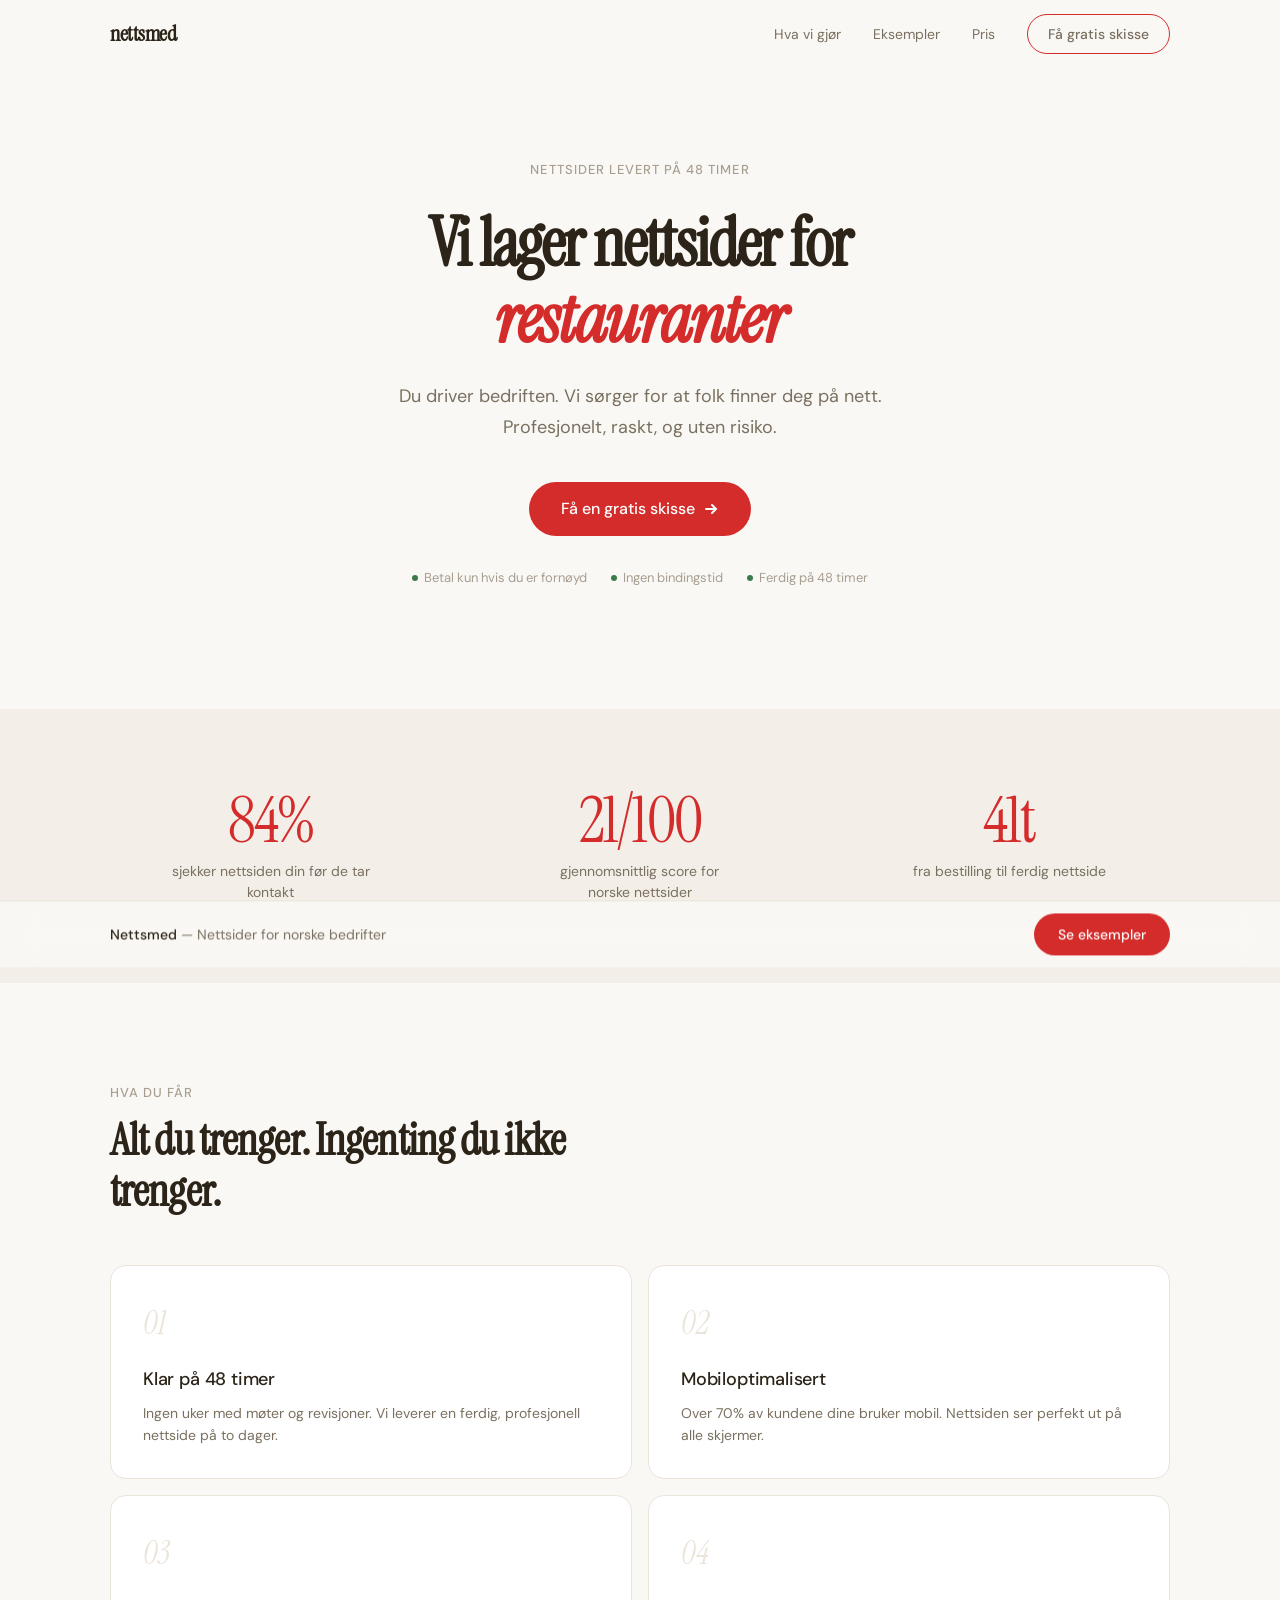
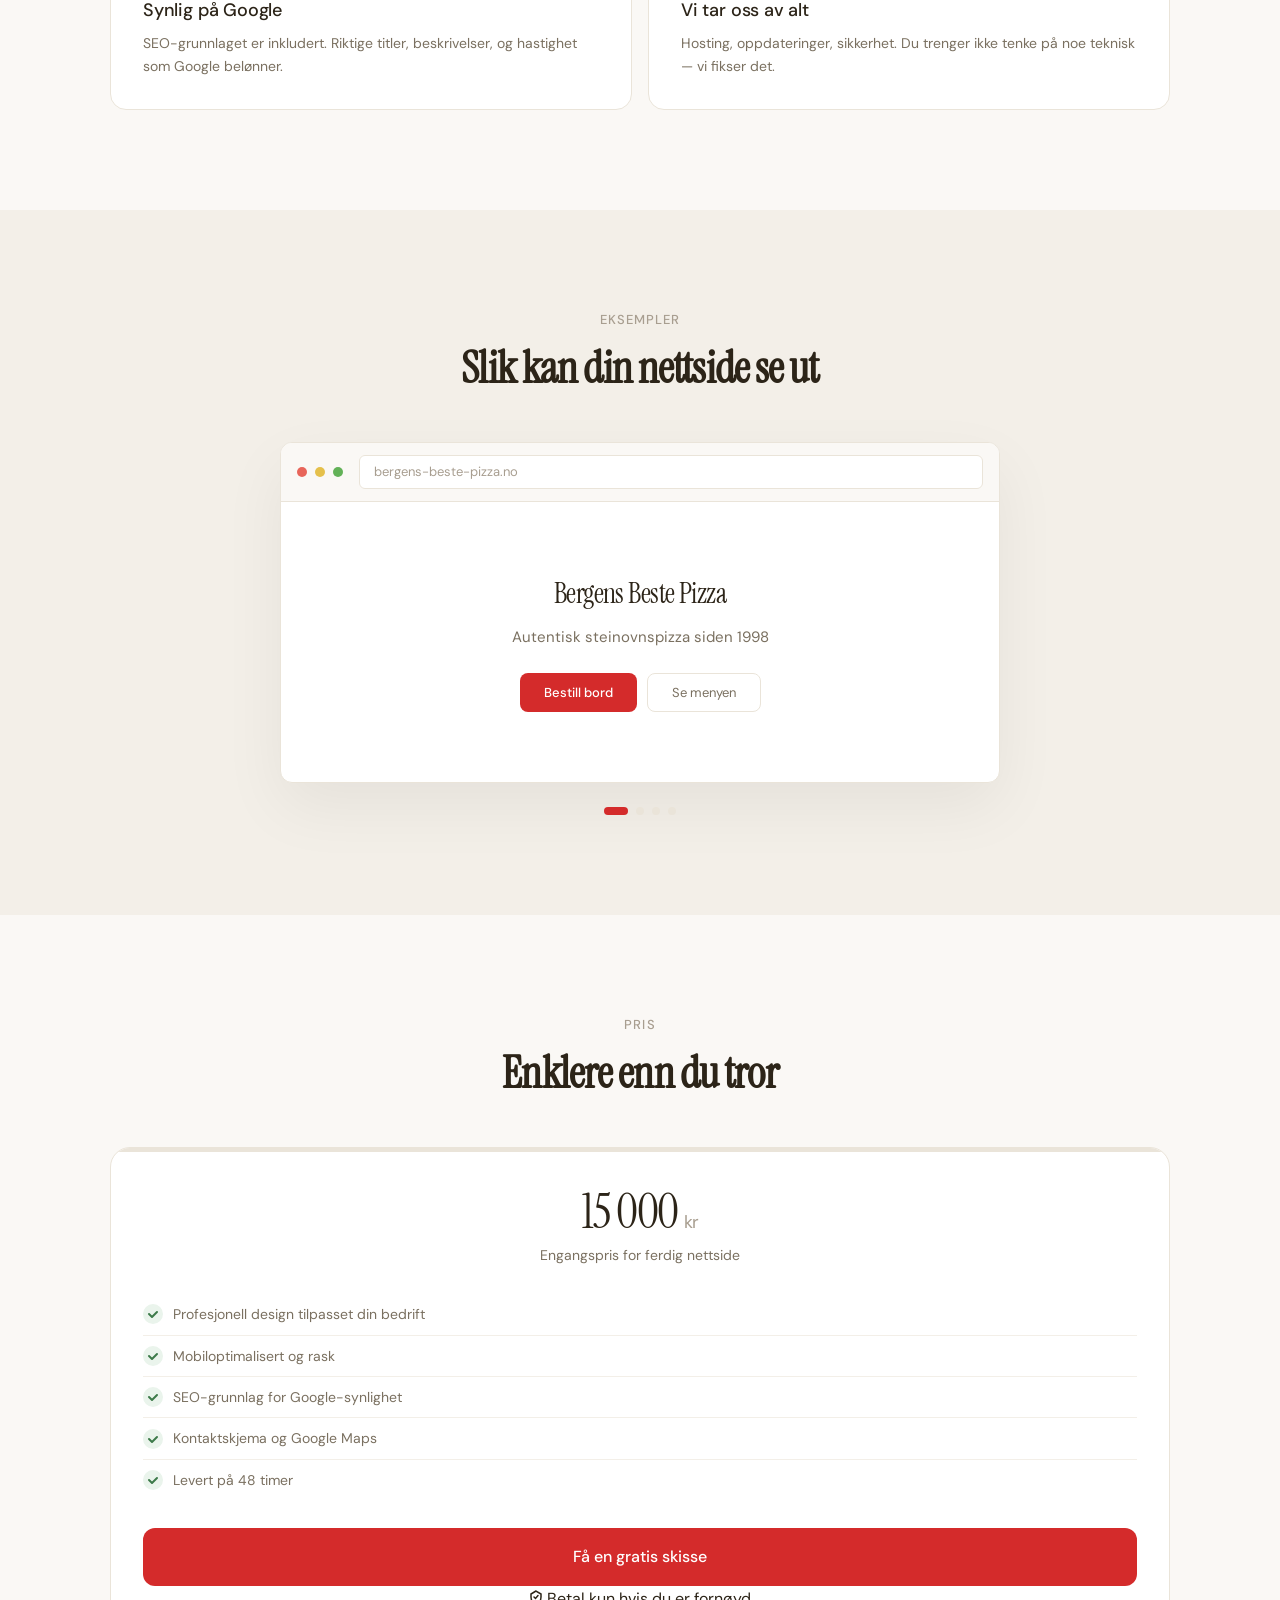
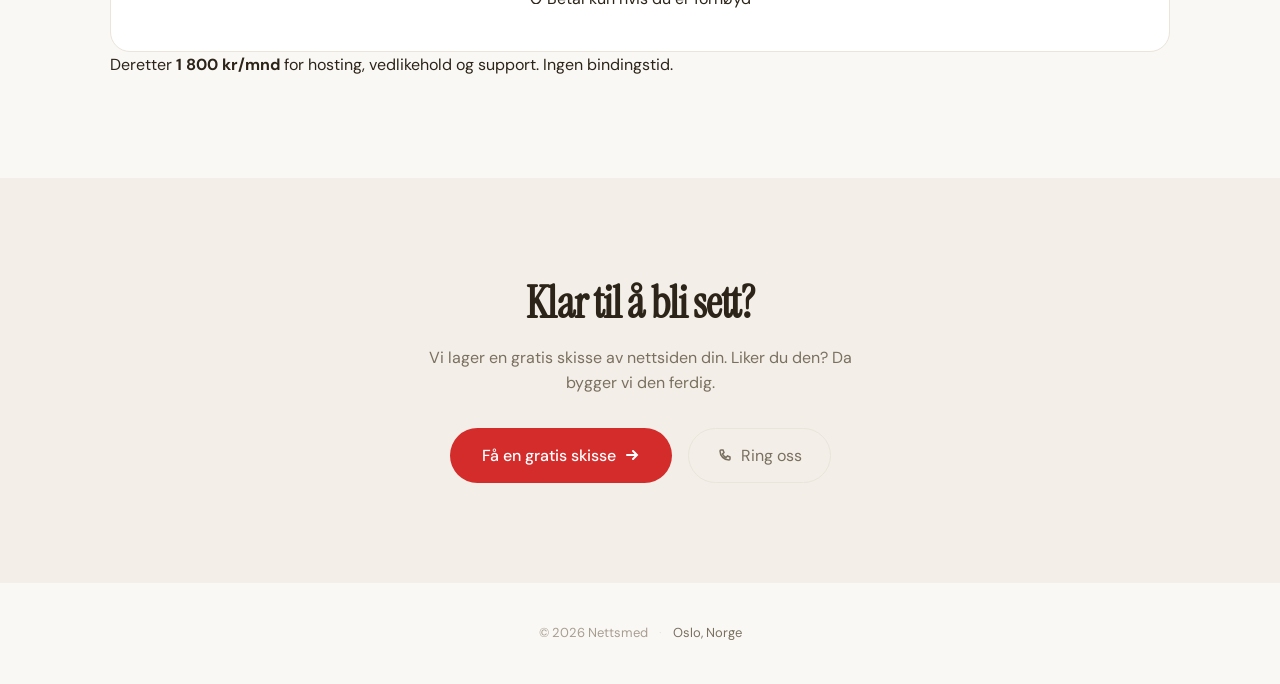
<file: index-v2.html>
<!DOCTYPE html>
<html lang="no">
<head>
  <meta charset="UTF-8">
  <meta name="viewport" content="width=device-width, initial-scale=1.0">
  <title>Nettsmed — Vi lager nettsider for norske bedrifter</title>
  <meta name="description" content="Profesjonelle nettsider levert på 48 timer. Betal kun hvis du er fornøyd. Fra 15 000 kr.">
  <link rel="preconnect" href="https://fonts.googleapis.com">
  <link rel="preconnect" href="https://fonts.gstatic.com" crossorigin>
  <link href="https://fonts.googleapis.com/css2?family=Instrument+Serif:ital@0;1&family=DM+Sans:ital,opsz,wght@0,9..40,300;0,9..40,400;0,9..40,500;1,9..40,400&display=swap" rel="stylesheet">
  <link rel="stylesheet" href="style.css">
</head>
<body>

  <!-- Trick 4: Scroll Progress -->
  <div class="progress"></div>

  <!-- Navigation -->
  <nav>
    <div class="nav-inner">
      <a href="#" class="logo">nett<span>smed</span></a>
      <div class="nav-links">
        <a href="#features">Hva vi gjør</a>
        <a href="#showcase">Eksempler</a>
        <a href="#pricing">Pris</a>
        <a href="#contact" class="nav-cta">Få gratis skisse</a>
      </div>
    </div>
  </nav>

  <!-- Section 1: Hero with rolling text -->
  <section class="hero" id="hero">
    <div class="container">
      <p class="hero-label">Nettsider levert på 48 timer</p>
      <h1>
        Vi lager nettsider for<br>
        <span class="roll-wrap">
          <span class="roll-track">
            <span>restauranter</span>
            <span>rørleggere</span>
            <span>tannleger</span>
            <span>advokater</span>
            <span>frisører</span>
            <span>elektrikere</span>
            <span>byggmestere</span>
            <span>treningsstudioer</span>
            <span>restauranter</span>
          </span>
        </span>
      </h1>
      <p class="hero-sub">
        Du driver bedriften. Vi sørger for at folk finner deg på nett. 
        Profesjonelt, raskt, og uten risiko.
      </p>
      <a href="#contact" class="hero-cta">
        Få en gratis skisse
        <svg viewBox="0 0 16 16" fill="none" stroke="currentColor" stroke-width="2" stroke-linecap="round">
          <path d="M3 8h10M9 4l4 4-4 4"/>
        </svg>
      </a>
      <div class="hero-trust">
        <span><span class="dot"></span> Betal kun hvis du er fornøyd</span>
        <span><span class="dot"></span> Ingen bindingstid</span>
        <span><span class="dot"></span> Ferdig på 48 timer</span>
      </div>
    </div>
  </section>

  <!-- Section 2: Stats with animated counters -->
  <section class="stats" id="stats">
    <div class="stats-grid">
      <div class="reveal">
        <div class="stat-num" data-target="97" data-suffix="%">0%</div>
        <div class="stat-label">sjekker nettsiden din før de tar kontakt</div>
      </div>
      <div class="reveal">
        <div class="stat-num" data-target="24" data-suffix="/100">0/100</div>
        <div class="stat-label">gjennomsnittlig score for norske nettsider</div>
      </div>
      <div class="reveal">
        <div class="stat-num" data-target="48" data-suffix="t">0t</div>
        <div class="stat-label">fra bestilling til ferdig nettside</div>
      </div>
    </div>
  </section>

  <!-- Section 3: Features with staggered cards -->
  <section class="features" id="features">
    <div class="container">
      <p class="section-label">Hva du får</p>
      <h2 class="section-title">Alt du trenger. Ingenting du ikke trenger.</h2>
      <div class="features-grid">
        <div class="feature-card">
          <div class="feature-num">01</div>
          <div class="feature-title">Klar på 48 timer</div>
          <div class="feature-desc">Ingen uker med møter og revisjoner. Vi leverer en ferdig, profesjonell nettside på to dager.</div>
        </div>
        <div class="feature-card">
          <div class="feature-num">02</div>
          <div class="feature-title">Mobiloptimalisert</div>
          <div class="feature-desc">Over 70% av kundene dine bruker mobil. Nettsiden ser perfekt ut på alle skjermer.</div>
        </div>
        <div class="feature-card">
          <div class="feature-num">03</div>
          <div class="feature-title">Synlig på Google</div>
          <div class="feature-desc">SEO-grunnlaget er inkludert. Riktige titler, beskrivelser, og hastighet som Google belønner.</div>
        </div>
        <div class="feature-card">
          <div class="feature-num">04</div>
          <div class="feature-title">Vi tar oss av alt</div>
          <div class="feature-desc">Hosting, oppdateringer, sikkerhet. Du trenger ikke tenke på noe teknisk — vi fikser det.</div>
        </div>
      </div>
    </div>
  </section>

  <!-- Section 4: Showcase with rotating browser mockup -->
  <section class="showcase" id="showcase">
    <div class="container">
      <div class="showcase-header">
        <p class="section-label">Eksempler</p>
        <h2 class="section-title" style="margin-left:auto;margin-right:auto;text-align:center;">Slik kan din nettside se ut</h2>
      </div>
      <div class="browser">
        <div class="browser-bar">
          <div class="browser-dot r"></div>
          <div class="browser-dot y"></div>
          <div class="browser-dot g"></div>
          <div class="browser-url">bergens-beste-pizza.no</div>
        </div>
        <div class="browser-body" style="transition: opacity 0.3s, transform 0.3s;">
          <div class="site-name">Bergens Beste Pizza</div>
          <div class="site-desc">Autentisk steinovnspizza siden 1998</div>
          <div class="site-btns">
            <button class="site-btn-primary">Bestill bord</button>
            <button class="site-btn-secondary">Se menyen</button>
          </div>
        </div>
      </div>
      <div class="showcase-dots">
        <div class="showcase-dot active"></div>
        <div class="showcase-dot"></div>
        <div class="showcase-dot"></div>
        <div class="showcase-dot"></div>
      </div>
    </div>
  </section>

  <!-- Section 5: Pricing -->
  <section class="pricing" id="pricing">
    <div class="container">
      <div class="pricing-header reveal">
        <p class="section-label">Pris</p>
        <h2 class="section-title" style="margin-left:auto;margin-right:auto;text-align:center;">Enklere enn du tror</h2>
      </div>
      <div class="price-card reveal">
        <div class="price-amount">15 000 <small>kr</small></div>
        <div class="price-sub">Engangspris for ferdig nettside</div>
        <ul class="price-features">
          <li>
            <span class="check-icon"><svg viewBox="0 0 12 12" fill="none" stroke="currentColor" stroke-width="2" stroke-linecap="round" stroke-linejoin="round"><path d="M2 6l3 3 5-5"/></svg></span>
            Profesjonell design tilpasset din bedrift
          </li>
          <li>
            <span class="check-icon"><svg viewBox="0 0 12 12" fill="none" stroke="currentColor" stroke-width="2" stroke-linecap="round" stroke-linejoin="round"><path d="M2 6l3 3 5-5"/></svg></span>
            Mobiloptimalisert og rask
          </li>
          <li>
            <span class="check-icon"><svg viewBox="0 0 12 12" fill="none" stroke="currentColor" stroke-width="2" stroke-linecap="round" stroke-linejoin="round"><path d="M2 6l3 3 5-5"/></svg></span>
            SEO-grunnlag for Google-synlighet
          </li>
          <li>
            <span class="check-icon"><svg viewBox="0 0 12 12" fill="none" stroke="currentColor" stroke-width="2" stroke-linecap="round" stroke-linejoin="round"><path d="M2 6l3 3 5-5"/></svg></span>
            Kontaktskjema og Google Maps
          </li>
          <li>
            <span class="check-icon"><svg viewBox="0 0 12 12" fill="none" stroke="currentColor" stroke-width="2" stroke-linecap="round" stroke-linejoin="round"><path d="M2 6l3 3 5-5"/></svg></span>
            Levert på 48 timer
          </li>
        </ul>
        <a href="#contact" class="price-cta">Få en gratis skisse</a>
        <div class="price-guarantee">
          <svg width="14" height="14" viewBox="0 0 14 14" fill="none" stroke="currentColor" stroke-width="1.5" stroke-linecap="round"><path d="M7 1L2 4v3c0 3.3 2.1 6.4 5 7 2.9-.6 5-3.7 5-7V4L7 1z"/><path d="M5 7l1.5 1.5L9 5.5"/></svg>
          Betal kun hvis du er fornøyd
        </div>
      </div>
      <div class="recurring-note reveal">
        Deretter <strong>1 800 kr/mnd</strong> for hosting, vedlikehold og support. Ingen bindingstid.
      </div>
    </div>
  </section>

  <!-- Section 6: Final CTA -->
  <section class="cta-section" id="contact">
    <div class="container">
      <h2 class="reveal">Klar til å bli sett?</h2>
      <p class="reveal">Vi lager en gratis skisse av nettsiden din. Liker du den? Da bygger vi den ferdig.</p>
      <div class="cta-actions reveal">
        <a href="#contact" class="hero-cta">
          Få en gratis skisse
          <svg viewBox="0 0 16 16" fill="none" stroke="currentColor" stroke-width="2" stroke-linecap="round">
            <path d="M3 8h10M9 4l4 4-4 4"/>
          </svg>
        </a>
        <a href="tel:+4712345678" class="cta-phone">
          <svg width="16" height="16" viewBox="0 0 16 16" fill="none" stroke="currentColor" stroke-width="1.5" stroke-linecap="round">
            <path d="M6 3H4a1 1 0 00-1 1c0 5 4 9 9 9a1 1 0 001-1v-2l-2.5-1L9 10.5a7 7 0 01-3.5-3.5L7 5.5 6 3z"/>
          </svg>
          Ring oss
        </a>
      </div>
    </div>
  </section>

  <!-- Footer -->
  <footer>
    <span>&copy; 2026 Nettsmed</span>
    <span class="footer-sep">&middot;</span>
    <a href="#">Oslo, Norge</a>
  </footer>

  <!-- Trick 6: Sticky CTA -->
  <div class="sticky-cta">
    <div class="sticky-inner">
      <div class="sticky-text"><strong>Nettsmed</strong> — Nettsider for norske bedrifter</div>
      <a href="#contact" class="sticky-btn">Se eksempler</a>
    </div>
  </div>

  <script src="script.js"></script>
</body>
</html>
</file>
<file: style.css>
/* ===== RESET & BASE ===== */
*,*::before,*::after{margin:0;padding:0;box-sizing:border-box}

:root{
  --bg: #FAF8F5;
  --bg2: #F3EFE8;
  --bg3: #EAE4D9;
  --card: #FFFFFF;
  --text: #2C2418;
  --text2: #7A7060;
  --text3: #A89E90;
  --accent: #D42B2B;
  --accent2: #E04040;
  --accent-soft: #FCEAEA;
  --green: #3D7A4A;
  --green-soft: #EAF4EC;
  --serif: 'Instrument Serif', Georgia, serif;
  --sans: 'DM Sans', system-ui, sans-serif;
}

html { scroll-behavior: smooth }

body {
  font-family: var(--sans);
  background: var(--bg);
  color: var(--text);
  overflow-x: hidden;
  -webkit-font-smoothing: antialiased;
  line-height: 1.6;
}


/* ===== TRICK 4: SCROLL PROGRESS BAR ===== */
.progress {
  position: fixed;
  top: 0;
  left: 0;
  height: 3px;
  background: linear-gradient(90deg, var(--accent), var(--accent2));
  width: 0%;
  z-index: 1001;
  border-radius: 0 2px 2px 0;
  transition: width 0.08s linear;
}


/* ===== NAVIGATION ===== */
nav {
  position: fixed;
  top: 0;
  left: 0;
  right: 0;
  z-index: 1000;
  padding: 0 24px;
  transition: all 0.4s ease;
}

nav.scrolled {
  background: rgba(250, 248, 245, 0.9);
  backdrop-filter: blur(16px);
  -webkit-backdrop-filter: blur(16px);
  box-shadow: 0 1px 0 rgba(0,0,0,0.05);
}

.nav-inner {
  max-width: 1060px;
  margin: 0 auto;
  display: flex;
  align-items: center;
  justify-content: space-between;
  height: 68px;
}

.logo {
  text-decoration: none;
  display: flex;
  align-items: center;
  font-family: var(--serif);
  font-size: 22px;
  font-weight: 600;
  color: var(--text);
  letter-spacing: -0.02em;
}

.logo-accent { color: var(--accent) }

.nav-links {
  display: flex;
  gap: 32px;
  align-items: center;
}

.nav-links a {
  font-size: 14px;
  color: var(--text2);
  text-decoration: none;
  transition: color 0.2s;
}

.nav-links a:hover { color: var(--text) }

.nav-cta {
  font-size: 14px;
  color: var(--accent);
  font-weight: 500;
  text-decoration: none;
  padding: 8px 20px;
  border: 1.5px solid var(--accent);
  border-radius: 100px;
  transition: all 0.25s ease;
}

.nav-cta:hover {
  background: var(--accent);
  color: #fff;
}


/* ===== SECTIONS ===== */
section { padding: 0 24px }
.container { max-width: 1060px; margin: 0 auto }


/* ===== HERO ===== */
.hero {
  padding-top: 160px;
  padding-bottom: 120px;
  text-align: center;
}

.hero-label {
  font-size: 13px;
  letter-spacing: 0.08em;
  text-transform: uppercase;
  color: var(--text3);
  margin-bottom: 24px;
  font-weight: 500;
}

.hero h1 {
  font-family: var(--serif);
  font-size: clamp(40px, 6vw, 68px);
  line-height: 1.12;
  letter-spacing: -0.03em;
  color: var(--text);
  margin-bottom: 24px;
}

/* TRICK 1: Rolling industry text */
.roll-wrap {
  display: inline-block;
  overflow: hidden;
  height: 1.12em;
  vertical-align: bottom;
  position: relative;
  min-width: 220px;
}

.roll-track {
  display: flex;
  flex-direction: column;
  animation: heroRoll 12s ease-in-out infinite;
}

.roll-track span {
  height: 1.12em;
  display: flex;
  align-items: center;
  justify-content: center;
  color: var(--accent);
  font-style: italic;
  white-space: nowrap;
}

@keyframes heroRoll {
  0%,10%     { transform: translateY(0) }
  12.5%,22.5%  { transform: translateY(-1.12em) }
  25%,35%    { transform: translateY(-2.24em) }
  37.5%,47.5%  { transform: translateY(-3.36em) }
  50%,60%    { transform: translateY(-4.48em) }
  62.5%,72.5%  { transform: translateY(-5.6em) }
  75%,85%    { transform: translateY(-6.72em) }
  87.5%,97.5%  { transform: translateY(-7.84em) }
  100%       { transform: translateY(0) }
}

.hero-sub {
  font-size: 18px;
  color: var(--text2);
  max-width: 520px;
  margin: 0 auto 40px;
  line-height: 1.7;
}

.hero-cta {
  display: inline-flex;
  align-items: center;
  gap: 8px;
  font-size: 16px;
  font-weight: 500;
  color: #fff;
  background: var(--accent);
  padding: 14px 32px;
  border-radius: 100px;
  text-decoration: none;
  transition: all 0.25s ease;
  border: none;
  cursor: pointer;
}

.hero-cta:hover {
  background: var(--accent2);
  transform: translateY(-1px);
}

.hero-cta svg {
  width: 16px;
  height: 16px;
  transition: transform 0.2s;
}

.hero-cta:hover svg { transform: translateX(3px) }

.hero-cta-sub {
  margin-top: 16px;
  font-size: 14px;
  color: var(--text3);
  max-width: 440px;
  margin-left: auto;
  margin-right: auto;
  line-height: 1.6;
}

.hero-trust {
  margin-top: 32px;
  font-size: 13px;
  color: var(--text3);
  display: flex;
  justify-content: center;
  gap: 24px;
  flex-wrap: wrap;
}

.hero-trust span {
  display: flex;
  align-items: center;
  gap: 6px;
}

.hero-trust .dot {
  width: 6px;
  height: 6px;
  border-radius: 50%;
  background: var(--green);
}


/* ===== STATS SECTION ===== */
.stats {
  padding: 80px 24px;
  background: var(--bg2);
}

.stats-grid {
  max-width: 1060px;
  margin: 0 auto;
  display: grid;
  grid-template-columns: repeat(3, 1fr);
  gap: 48px;
  text-align: center;
}

/* TRICK 3: Animated counters */
.stat-num {
  font-family: var(--serif);
  font-size: clamp(40px, 5vw, 64px);
  color: var(--accent);
  letter-spacing: -0.03em;
  line-height: 1;
  margin-bottom: 8px;
}

.stat-label {
  font-size: 14px;
  color: var(--text2);
  max-width: 200px;
  margin: 0 auto;
  line-height: 1.5;
}


/* ===== FEATURES SECTION ===== */
.features {
  padding: 100px 24px;
}

.section-label {
  font-size: 13px;
  letter-spacing: 0.08em;
  text-transform: uppercase;
  color: var(--text3);
  margin-bottom: 12px;
  font-weight: 500;
}

.section-title {
  font-family: var(--serif);
  font-size: clamp(28px, 4vw, 44px);
  letter-spacing: -0.02em;
  margin-bottom: 48px;
  max-width: 500px;
  line-height: 1.15;
}

/* TRICK 2: Staggered fade-in cards */
.features-grid {
  display: grid;
  grid-template-columns: repeat(2, 1fr);
  gap: 16px;
}

.feature-card {
  background: var(--card);
  border: 1px solid var(--bg3);
  border-radius: 16px;
  padding: 32px;
  opacity: 0;
  transform: translateY(24px);
  transition: all 0.5s cubic-bezier(0.16, 1, 0.3, 1);
}

.feature-card.visible {
  opacity: 1;
  transform: translateY(0);
}

.feature-card:hover {
  border-color: var(--accent);
  transform: translateY(-2px);
  box-shadow: 0 8px 32px rgba(180, 90, 43, 0.06);
}

.feature-num {
  font-family: var(--serif);
  font-size: 32px;
  color: var(--bg3);
  margin-bottom: 16px;
  font-style: italic;
}

.feature-title {
  font-size: 18px;
  font-weight: 500;
  margin-bottom: 8px;
  letter-spacing: -0.01em;
}

.feature-desc {
  font-size: 14px;
  color: var(--text2);
  line-height: 1.6;
}


/* ===== SHOWCASE RESULTS ===== */
.showcase-results {
  padding: 100px 24px;
  background: var(--bg2);
  border-top: 1px solid var(--bg3);
}

.showcase-results-header {
  text-align: center;
  margin-bottom: 56px;
}

.results-grid {
  display: grid;
  grid-template-columns: repeat(3, 1fr);
  gap: 20px;
}

.result-card {
  background: var(--card);
  border: 1px solid var(--bg3);
  border-radius: 16px;
  overflow: hidden;
  transition: all 0.35s ease;
}

.result-card:hover {
  border-color: var(--accent);
  box-shadow: 0 8px 32px rgba(180, 90, 43, 0.06);
  transform: translateY(-3px);
}

.result-browser-bar {
  display: flex;
  align-items: center;
  gap: 8px;
  padding: 10px 14px;
  background: var(--bg);
  border-bottom: 1px solid var(--bg3);
}

.result-url {
  flex: 1;
  font-size: 12px;
  color: var(--text3);
  margin-left: 8px;
}

.result-screenshot {
  aspect-ratio: 16 / 10;
  background: var(--bg);
  overflow: hidden;
}

.result-placeholder {
  width: 100%;
  height: 100%;
  display: flex;
  flex-direction: column;
  align-items: center;
  justify-content: center;
  gap: 8px;
}

.result-placeholder-logo {
  width: 48px;
  height: 48px;
  border-radius: 12px;
  display: flex;
  align-items: center;
  justify-content: center;
  color: #fff;
  font-family: var(--serif);
  font-size: 22px;
  font-weight: 500;
}

.result-placeholder-name {
  font-family: var(--serif);
  font-size: 18px;
  color: var(--text);
}

.result-placeholder-type {
  font-size: 13px;
  color: var(--text3);
}

.result-info {
  padding: 16px 20px;
}

.result-name {
  font-size: 16px;
  font-weight: 500;
  margin-bottom: 2px;
}

.result-type {
  font-size: 13px;
  color: var(--text3);
}

.result-carousel {
  position: relative;
}

.result-carousel-track {
  display: flex;
  overflow-x: auto;
  scroll-snap-type: x mandatory;
  scroll-behavior: smooth;
  -webkit-overflow-scrolling: touch;
}

.result-carousel-track::-webkit-scrollbar { display: none }
.result-carousel-track { -ms-overflow-style: none; scrollbar-width: none }

.result-carousel-track img {
  flex: 0 0 100%;
  width: 100%;
  height: auto;
  object-fit: cover;
  scroll-snap-align: start;
  display: block;
}

.result-carousel-dots {
  display: flex;
  justify-content: center;
  gap: 6px;
  padding: 10px 0;
  position: absolute;
  bottom: 0;
  left: 0;
  right: 0;
  background: linear-gradient(transparent, rgba(0,0,0,0.3));
}

.result-carousel-dots .carousel-dot {
  width: 8px;
  height: 8px;
  border-radius: 50%;
  background: rgba(255,255,255,0.4);
  border: none;
  cursor: pointer;
  padding: 0;
  transition: all 0.3s;
}

.result-carousel-dots .carousel-dot.active {
  background: #fff;
  width: 20px;
  border-radius: 4px;
}

.result-review {
  padding: 16px 20px 20px;
  border-top: 1px solid var(--bg2);
}

.result-review-stars {
  color: var(--accent);
  font-size: 14px;
  letter-spacing: 1px;
  margin-bottom: 10px;
}

.result-review-quote {
  font-size: 14px;
  line-height: 1.65;
  color: var(--text2);
  font-style: italic;
  margin: 0 0 14px;
}

.result-review-author {
  display: flex;
  align-items: center;
  gap: 10px;
}

.result-review-author .review-avatar {
  width: 32px;
  height: 32px;
  font-size: 13px;
}

.result-review-author .review-name {
  font-size: 13px;
}

.result-review-author .review-role {
  font-size: 12px;
}

@media (max-width: 768px) {
  .results-grid { grid-template-columns: 1fr }
}

/* ===== REVIEWS ===== */
.reviews {
  padding: 100px 0;
  background: var(--bg2);
  border-top: 1px solid var(--bg3);
}

.reviews-header {
  text-align: center;
  margin-bottom: 48px;
  padding: 0 24px;
}

.reviews-track {
  display: flex;
  gap: 20px;
  overflow-x: auto;
  scroll-snap-type: x mandatory;
  scroll-behavior: smooth;
  justify-content: center;
  padding: 0 max(24px, calc((100vw - 1060px) / 2));
  -webkit-overflow-scrolling: touch;
}

.reviews-track::-webkit-scrollbar { display: none }
.reviews-track { -ms-overflow-style: none; scrollbar-width: none }

.review-card {
  flex: 0 0 min(400px, 85vw);
  scroll-snap-align: start;
  background: var(--card);
  border: 1px solid var(--bg3);
  border-radius: 16px;
  padding: 32px;
  display: flex;
  flex-direction: column;
  gap: 20px;
  transition: all 0.35s ease;
}

.review-card:hover {
  border-color: var(--accent);
  box-shadow: 0 8px 32px rgba(180, 90, 43, 0.06);
  transform: translateY(-3px);
}

.review-stars {
  color: var(--accent);
  font-size: 18px;
  letter-spacing: 2px;
}

.review-quote {
  font-size: 15px;
  line-height: 1.7;
  color: var(--text2);
  font-style: italic;
  flex: 1;
  margin: 0;
}

.review-author {
  display: flex;
  align-items: center;
  gap: 12px;
  padding-top: 16px;
  border-top: 1px solid var(--bg2);
}

.review-avatar {
  width: 40px;
  height: 40px;
  border-radius: 50%;
  display: flex;
  align-items: center;
  justify-content: center;
  color: #fff;
  font-weight: 500;
  font-size: 16px;
  font-family: var(--serif);
  flex-shrink: 0;
}

.review-name {
  font-size: 14px;
  font-weight: 500;
  color: var(--text);
}

.review-role {
  font-size: 13px;
  color: var(--text3);
}

@media (max-width: 768px) {
  .review-card { flex: 0 0 85vw }
}


.showcase {
  padding: 100px 24px;
  background: var(--bg2);
}

.showcase-header {
  text-align: center;
  margin-bottom: 48px;
}

/* TRICK 5: Rotating browser mockup */
.browser {
  max-width: 720px;
  margin: 0 auto;
  background: var(--card);
  border-radius: 12px;
  overflow: hidden;
  border: 1px solid var(--bg3);
  box-shadow: 0 24px 64px rgba(0,0,0,0.06);
}

.browser-bar {
  display: flex;
  align-items: center;
  gap: 8px;
  padding: 12px 16px;
  background: var(--bg);
  border-bottom: 1px solid var(--bg3);
}

.browser-dot {
  width: 10px;
  height: 10px;
  border-radius: 50%;
}

.browser-dot.r { background: #E8655A }
.browser-dot.y { background: #E5C04B }
.browser-dot.g { background: #62B157 }

.browser-url {
  flex: 1;
  background: var(--card);
  border: 1px solid var(--bg3);
  border-radius: 6px;
  padding: 6px 14px;
  font-size: 13px;
  color: var(--text3);
  margin-left: 8px;
  transition: color 0.4s;
}

.browser-body {
  padding: 48px 40px;
  min-height: 280px;
  display: flex;
  flex-direction: column;
  align-items: center;
  justify-content: center;
  text-align: center;
}

.browser-body .site-name {
  font-family: var(--serif);
  font-size: 28px;
  margin-bottom: 8px;
  letter-spacing: -0.02em;
  transition: opacity 0.4s;
}

.browser-body .site-desc {
  font-size: 15px;
  color: var(--text2);
  margin-bottom: 24px;
  transition: opacity 0.4s;
}

.browser-body .site-btns {
  display: flex;
  gap: 10px;
}

.site-btn-primary {
  background: var(--accent);
  color: #fff;
  font-size: 13px;
  padding: 10px 24px;
  border-radius: 8px;
  border: none;
  font-family: var(--sans);
  font-weight: 500;
}

.site-btn-secondary {
  background: transparent;
  color: var(--text2);
  font-size: 13px;
  padding: 10px 24px;
  border-radius: 8px;
  border: 1px solid var(--bg3);
  font-family: var(--sans);
}

.showcase-dots {
  display: flex;
  justify-content: center;
  gap: 8px;
  margin-top: 24px;
}

.showcase-dot {
  width: 8px;
  height: 8px;
  border-radius: 50%;
  background: var(--bg3);
  transition: all 0.3s;
  cursor: pointer;
}

.showcase-dot.active {
  background: var(--accent);
  width: 24px;
  border-radius: 4px;
}


/* ===== PRICING ===== */
.pricing {
  padding: 100px 24px;
}

.pricing-header {
  text-align: center;
  margin-bottom: 48px;
}

.pricing-grid {
  display: grid;
  grid-template-columns: repeat(2, 1fr);
  gap: 20px;
  max-width: 820px;
  margin: 0 auto;
}

.price-card {
  background: var(--card);
  border: 1px solid var(--bg3);
  border-radius: 20px;
  padding: 40px 32px;
  text-align: center;
  position: relative;
  overflow: hidden;
}

.price-card::before {
  content: '';
  position: absolute;
  top: 0;
  left: 0;
  right: 0;
  height: 4px;
  background: var(--bg3);
}

.price-card-featured {
  border-color: var(--accent);
}

.price-card-featured::before {
  background: linear-gradient(90deg, var(--accent), var(--accent2));
}

.price-badge {
  position: absolute;
  top: 16px;
  right: 16px;
  font-size: 11px;
  font-weight: 600;
  text-transform: uppercase;
  letter-spacing: 0.06em;
  background: var(--accent-soft);
  color: var(--accent);
  padding: 4px 12px;
  border-radius: 100px;
}

.price-tier {
  font-family: var(--serif);
  font-size: 20px;
  color: var(--text);
  margin-bottom: 8px;
}

.price-amount {
  font-family: var(--serif);
  font-size: 48px;
  letter-spacing: -0.03em;
  color: var(--text);
  line-height: 1;
}

.price-amount small {
  font-size: 18px;
  color: var(--text3);
  font-family: var(--sans);
  font-weight: 400;
}

.price-sub {
  font-size: 14px;
  color: var(--text2);
  margin: 8px 0 28px;
}

.price-features {
  list-style: none;
  text-align: left;
  margin-bottom: 28px;
}

.price-features li {
  font-size: 14px;
  padding: 9px 0;
  border-bottom: 1px solid var(--bg2);
  display: flex;
  align-items: center;
  gap: 10px;
  color: var(--text2);
}

.price-features li:last-child { border: none }

.check-icon {
  width: 20px;
  height: 20px;
  background: var(--green-soft);
  border-radius: 50%;
  display: flex;
  align-items: center;
  justify-content: center;
  flex-shrink: 0;
}

.check-icon svg {
  width: 12px;
  height: 12px;
  color: var(--green);
}

.price-cta {
  display: block;
  width: 100%;
  font-size: 16px;
  font-weight: 500;
  color: #fff;
  background: var(--accent);
  padding: 16px;
  border-radius: 12px;
  text-decoration: none;
  transition: all 0.25s ease;
  border: none;
  cursor: pointer;
  font-family: var(--sans);
}

.price-cta:hover { background: var(--accent2) }

.price-setup {
  font-size: 12px;
  color: var(--text3);
  margin-top: 14px;
}

.pricing-addon {
  max-width: 820px;
  margin: 20px auto 0;
  text-align: center;
  font-size: 14px;
  color: var(--text3);
  padding: 16px 24px;
  background: var(--bg2);
  border-radius: 12px;
}

.pricing-addon strong {
  color: var(--text2);
  font-weight: 500;
}

.price-guarantee-note {
  max-width: 820px;
  margin: 16px auto 0;
  text-align: center;
  font-size: 13px;
  color: var(--text3);
  display: flex;
  align-items: center;
  justify-content: center;
  gap: 6px;
}


/* ===== CTA SECTION ===== */
.cta-section {
  padding: 100px 24px;
  background: var(--bg2);
  text-align: center;
}

.cta-section h2 {
  font-family: var(--serif);
  font-size: clamp(28px, 4vw, 44px);
  letter-spacing: -0.02em;
  margin-bottom: 16px;
  line-height: 1.15;
}

.cta-section p {
  font-size: 16px;
  color: var(--text2);
  margin-bottom: 32px;
  max-width: 440px;
  margin-left: auto;
  margin-right: auto;
}

.cta-actions {
  display: flex;
  justify-content: center;
  gap: 16px;
  flex-wrap: wrap;
}

.cta-phone {
  display: inline-flex;
  align-items: center;
  gap: 8px;
  font-size: 16px;
  color: var(--text2);
  padding: 14px 28px;
  border: 1.5px solid var(--bg3);
  border-radius: 100px;
  text-decoration: none;
  transition: all 0.25s;
}

.cta-phone:hover {
  border-color: var(--text3);
  color: var(--text);
}


/* ===== FOOTER ===== */
footer {
  padding: 40px 24px;
  text-align: center;
  font-size: 13px;
  color: var(--text3);
}

footer a {
  color: var(--text2);
  text-decoration: none;
}

footer .footer-sep {
  margin: 0 8px;
  color: var(--bg3);
}


/* ===== TRICK 6: STICKY CTA ===== */
.sticky-cta {
  position: fixed;
  bottom: 0;
  left: 0;
  right: 0;
  z-index: 998;
  padding: 12px 24px;
  background: rgba(250, 248, 245, 0.92);
  backdrop-filter: blur(16px);
  -webkit-backdrop-filter: blur(16px);
  border-top: 1px solid var(--bg3);
  transform: translateY(100%);
  transition: transform 0.4s cubic-bezier(0.16, 1, 0.3, 1);
}

.sticky-cta.visible { transform: translateY(0) }

.sticky-inner {
  max-width: 1060px;
  margin: 0 auto;
  display: flex;
  align-items: center;
  justify-content: space-between;
}

.sticky-text {
  font-size: 14px;
  color: var(--text2);
  transition: opacity 0.3s;
}

.sticky-text strong {
  color: var(--text);
  font-weight: 500;
}

.sticky-btn {
  font-size: 14px;
  font-weight: 500;
  color: #fff;
  background: var(--accent);
  padding: 10px 24px;
  border-radius: 100px;
  text-decoration: none;
  border: none;
  cursor: pointer;
  font-family: var(--sans);
  transition: background 0.2s;
  white-space: nowrap;
}

.sticky-btn:hover { background: var(--accent2) }


/* ===== REVEAL ANIMATION ===== */
.reveal {
  opacity: 0;
  transform: translateY(20px);
  transition: all 0.6s cubic-bezier(0.16, 1, 0.3, 1);
}

.reveal.visible {
  opacity: 1;
  transform: translateY(0);
}


/* ===== CURSOR GLOW EFFECT ===== */
.cursor-glow {
  position: fixed;
  width: 280px;
  height: 280px;
  border-radius: 50%;
  background: radial-gradient(circle, rgba(212, 118, 62, 0.08) 0%, transparent 70%);
  pointer-events: none;
  z-index: 0;
  transform: translate(-50%, -50%);
  transition: opacity 0.3s;
  opacity: 0;
}

.cursor-glow.visible { opacity: 1 }

@media (hover: none) {
  .cursor-glow { display: none }
}


/* ===== KINETIC TYPOGRAPHY ===== */
.kinetic-word {
  display: inline-block;
  transition: transform 0.4s cubic-bezier(0.16, 1, 0.3, 1), opacity 0.4s;
}

.kinetic-line .kinetic-word {
  opacity: 0;
  transform: translateY(32px) rotate(2deg);
}

.kinetic-line.visible .kinetic-word {
  opacity: 1;
  transform: translateY(0) rotate(0deg);
}

.kinetic-line.visible .kinetic-word:nth-child(1) { transition-delay: 0s }
.kinetic-line.visible .kinetic-word:nth-child(2) { transition-delay: 0.06s }
.kinetic-line.visible .kinetic-word:nth-child(3) { transition-delay: 0.12s }
.kinetic-line.visible .kinetic-word:nth-child(4) { transition-delay: 0.18s }
.kinetic-line.visible .kinetic-word:nth-child(5) { transition-delay: 0.24s }
.kinetic-line.visible .kinetic-word:nth-child(6) { transition-delay: 0.3s }
.kinetic-line.visible .kinetic-word:nth-child(7) { transition-delay: 0.36s }
.kinetic-line.visible .kinetic-word:nth-child(8) { transition-delay: 0.42s }


/* ===== UGLY NAV OVERLAY (synced with hero slider) ===== */
.ugly-nav-overlay {
  position: fixed;
  top: 0;
  left: 0;
  width: 50%;
  height: 68px;
  overflow: hidden;
  z-index: 1001;
  pointer-events: none;
}

.ugly-nav-inner {
  width: 100vw;
  height: 100%;
}

.ugly-nav-bar {
  display: flex;
  align-items: center;
  justify-content: space-between;
  height: 100%;
  padding: 0 24px;
  background: #D0D0D0;
  border-bottom: 2px solid #999;
}

.ugly-nav-logo {
  font-family: 'Comic Sans MS', cursive;
  font-size: 22px;
  font-weight: bold;
  color: #003399;
  white-space: nowrap;
}

.ugly-nav-links {
  font-size: 13px;
  font-family: 'Times New Roman', serif;
  white-space: nowrap;
}

.ugly-nav-links a {
  color: #0000EE;
  pointer-events: auto;
}

.ugly-nav-overlay.hidden {
  display: none;
}


/* ===== HERO SLIDER OVERLAY ===== */
.hero-slider {
  position: relative;
  overflow: hidden;
}

.hero-after-content {
  position: relative;
}

/* Before overlay - toggled full-page */
.hero-before {
  position: fixed;
  top: 0;
  left: 0;
  height: 100vh;
  width: 100%;
  overflow: hidden;
  z-index: 998;
  opacity: 0;
  pointer-events: none;
  transition: opacity 0.4s ease;
}
.hero-before.active {
  opacity: 1;
  pointer-events: auto;
}

/* Before/After toggle — fixed bottom bar replacing sticky CTA */
.ba-toggle {
  position: fixed;
  bottom: 24px;
  left: 50%;
  transform: translateX(-50%);
  z-index: 1100;
  display: flex;
  background: var(--card);
  border: 1px solid var(--bg3);
  border-radius: 100px;
  padding: 4px;
  box-shadow: 0 4px 24px rgba(0,0,0,0.15);
  transition: all 0.3s ease;
}

/* Ugly style when before is active */
body.before-active .ba-toggle {
  background: #D0D0D0;
  border-color: #999;
  box-shadow: 0 4px 16px rgba(0,0,0,0.2);
}
body.before-active .ba-toggle-btn {
  color: #666;
  font-family: 'Comic Sans MS', cursive;
}
body.before-active .ba-toggle-btn.active {
  background: #003399;
  color: #fff;
}

/* Hide real nav when before is active */
body.before-active nav {
  opacity: 0;
  pointer-events: none;
}
.ba-toggle-btn {
  font-family: var(--sans);
  font-size: 13px;
  font-weight: 500;
  padding: 8px 24px;
  border: none;
  border-radius: 100px;
  cursor: pointer;
  background: transparent;
  color: var(--text3);
  transition: all 0.25s ease;
}
.ba-toggle-btn.active {
  background: var(--accent);
  color: #fff;
}
.ba-toggle-btn:hover:not(.active) {
  color: var(--text);
}

.hero-before-inner {
  width: 100vw;
  max-width: none;
  min-height: 300vh;
  background: #E8E8E8;
  font-family: 'Times New Roman', serif;
  color: #333;
  display: flex;
  flex-direction: column;
  overflow: hidden;
}

/* ── Ugly content ── */
.hba-ugly-banner {
  background: #FFFF00;
  color: #FF0000;
  text-align: center;
  font-family: 'Comic Sans MS', cursive;
  font-size: 13px;
  font-weight: bold;
  padding: 6px;
  letter-spacing: 1px;
  animation: bannerBlink 1.2s infinite;
}

@keyframes bannerBlink {
  0%, 100% { opacity: 1 }
  50% { opacity: 0.6 }
}

.hba-ugly-nav {
  width: 100%;
  background: #D0D0D0;
  border-bottom: 2px solid #999;
  padding: 8px 16px;
  font-size: 13px;
}

.hba-ugly-nav td { vertical-align: middle }

.hba-ugly-logo {
  font-family: 'Comic Sans MS', cursive;
  font-size: 22px;
  font-weight: bold;
  color: #003399;
  padding-right: 32px;
  white-space: nowrap;
}

.hba-ugly-nav a {
  color: #0000EE;
  font-size: 13px;
  pointer-events: auto;
  position: relative;
  z-index: 12;
}

.hba-ugly-hero {
  padding: 24px 24px 24px;
  text-align: center;
  flex: 1;
  display: flex;
  flex-direction: column;
  align-items: center;
  justify-content: center;
}

.hba-ugly-marquee {
  background: #FFFFCC;
  border: 2px dashed #CC9900;
  padding: 8px;
  font-family: 'Comic Sans MS', cursive;
  font-size: 14px;
  color: #CC0000;
  margin-bottom: 20px;
  width: 100%;
  max-width: 700px;
}

.hba-ugly-title {
  font-family: 'Comic Sans MS', cursive;
  font-size: clamp(22px, 4vw, 36px);
  color: #003399;
  text-shadow: 2px 2px #ccc;
  margin-bottom: 12px;
}

.hba-ugly-sub {
  font-size: 14px;
  color: #555;
  max-width: 600px;
  margin: 0 auto 20px;
  line-height: 1.8;
}

.hba-ugly-buttons { margin: 0 auto }

.hba-ugly-btn {
  display: inline-block;
  background: #FF6600;
  color: #fff;
  font-family: 'Comic Sans MS', cursive;
  font-size: 16px;
  font-weight: bold;
  padding: 10px 24px;
  border: 3px outset #CC5500;
  text-decoration: none;
  cursor: pointer;
  animation: btnPulse 0.8s infinite;
  position: relative;
  z-index: 12;
  pointer-events: auto;
}

@keyframes btnPulse {
  0%, 100% { transform: scale(1) }
  50% { transform: scale(1.03) }
}

.hba-ugly-btn2 {
  display: inline-block;
  background: #009900;
  color: #FFFF00;
  font-family: 'Comic Sans MS', cursive;
  font-size: 14px;
  font-weight: bold;
  padding: 10px 20px;
  border: 3px outset #006600;
  text-decoration: none;
  margin-left: 12px;
  position: relative;
  z-index: 12;
  pointer-events: auto;
}

.hba-ugly-features {
  display: flex;
  gap: 16px;
  justify-content: center;
  margin-top: 16px;
}

.hba-ugly-feature {
  background: #FFFFCC;
  border: 1px solid #CCCC00;
  padding: 12px;
  width: 180px;
  font-size: 13px;
  text-align: center;
  line-height: 1.6;
}

.hba-ugly-icon {
  width: 32px;
  height: 32px;
  background: #D0D0D0;
  display: block;
  margin: 0 auto 8px;
}

.hba-ugly-footer {
  background: #C0C0C0;
  border-top: 2px solid #999;
  padding: 10px;
  font-size: 11px;
  color: #666;
  text-align: center;
  margin-top: auto;
}

/* ── Slider handle ── */
.hero-slider-handle {
  position: fixed;
  top: 0;
  bottom: 0;
  left: 50%;
  width: 48px;
  margin-left: -24px;
  z-index: 999;
  cursor: ew-resize;
  display: flex;
  align-items: center;
  justify-content: center;
}

.hero-slider-handle-btn {
  width: 52px;
  height: 52px;
  background: var(--accent);
  border-radius: 50%;
  display: flex;
  align-items: center;
  justify-content: center;
  box-shadow: 0 4px 24px rgba(180, 90, 43, 0.4);
  transition: transform 0.2s;
}

.hero-slider-handle-btn:hover { transform: scale(1.1) }

.hero-slider-handle-btn svg {
  width: 22px;
  height: 22px;
  color: #fff;
}

/* ── Slider labels ── */
.hero-slider-label {
  position: fixed;
  bottom: 24px;
  font-size: 13px;
  font-weight: 600;
  letter-spacing: 0.08em;
  text-transform: uppercase;
  padding: 6px 16px;
  border-radius: 100px;
  z-index: 999;
  pointer-events: none;
}

.hero-slider-label-before {
  left: 24px;
  background: rgba(180, 50, 30, 0.9);
  color: #fff;
}

.hero-slider-label-after {
  right: 24px;
  background: rgba(61, 122, 74, 0.9);
  color: #fff;
}

@media (max-width: 768px) {
  .hero-before-inner { width: 100vw }
  .hba-ugly-features { flex-direction: column; align-items: center }
  .hba-ugly-feature { width: 90%; max-width: 240px }
  .hba-ugly-marquee { font-size: 11px }
  .hba-ugly-title { font-size: 20px }
  .hba-ugly-btn { font-size: 13px; padding: 8px 16px }
  .hba-ugly-btn2 { font-size: 12px; padding: 8px 14px; margin-left: 8px }
  .hba-ugly-sub { font-size: 12px }
  .hba-ugly-logo { font-size: 16px; padding-right: 12px }
  .hba-ugly-nav { padding: 6px 12px; font-size: 11px }
  .hba-ugly-nav a { font-size: 11px }
  .hero-slider-label { bottom: 16px; font-size: 11px }
  .ugly-nav-links { font-size: 11px }
  .ugly-nav-logo { font-size: 16px }
  .ugly-nav-bar { padding: 0 16px }
}


/* ===== BEFORE / AFTER SLIDER ===== */
.ba-section {
  padding: 100px 24px;
}

.ba-header {
  text-align: center;
  margin-bottom: 48px;
}

.ba-container {
  max-width: 720px;
  margin: 0 auto;
  position: relative;
  border-radius: 16px;
  overflow: hidden;
  border: 1px solid var(--bg3);
  box-shadow: 0 24px 64px rgba(0,0,0,0.06);
  user-select: none;
  -webkit-user-select: none;
  touch-action: none;
}

.ba-side {
  width: 100%;
  display: block;
}

.ba-before {
  position: absolute;
  top: 0;
  left: 0;
  height: 100%;
  overflow: hidden;
  width: 50%;
  z-index: 2;
  border-right: 2px solid var(--accent);
}

.ba-before img {
  width: 720px;
  max-width: none;
  height: 100%;
  object-fit: cover;
  display: block;
}

.ba-after img {
  width: 100%;
  display: block;
}

.ba-handle {
  position: absolute;
  top: 0;
  bottom: 0;
  left: 50%;
  width: 40px;
  margin-left: -20px;
  z-index: 3;
  cursor: ew-resize;
  display: flex;
  align-items: center;
  justify-content: center;
}

.ba-handle-btn {
  width: 40px;
  height: 40px;
  background: var(--accent);
  border-radius: 50%;
  display: flex;
  align-items: center;
  justify-content: center;
  box-shadow: 0 2px 12px rgba(180, 90, 43, 0.3);
  transition: transform 0.2s;
}

.ba-handle-btn:hover { transform: scale(1.1) }

.ba-handle-btn svg {
  width: 18px;
  height: 18px;
  color: #fff;
}

.ba-label {
  position: absolute;
  bottom: 16px;
  font-size: 12px;
  font-weight: 500;
  letter-spacing: 0.06em;
  text-transform: uppercase;
  padding: 4px 12px;
  border-radius: 100px;
  z-index: 4;
  pointer-events: none;
}

.ba-label-before {
  left: 16px;
  background: rgba(180, 50, 30, 0.85);
  color: #fff;
}

.ba-label-after {
  right: 16px;
  background: rgba(61, 122, 74, 0.85);
  color: #fff;
}

.ba-caption {
  text-align: center;
  margin-top: 16px;
  font-size: 14px;
  color: var(--text3);
}


/* ===== RESPONSIVE ===== */
@media (max-width: 768px) {
  .hero { padding-top: 120px; padding-bottom: 80px }
  .stats-grid { grid-template-columns: 1fr; gap: 32px }
  .features-grid { grid-template-columns: 1fr }
  .nav-links a:not(.nav-cta) { display: none }
  .browser-body { padding: 32px 24px }
  .pricing-grid { grid-template-columns: 1fr }
  .price-card { padding: 36px 28px }
  .sticky-text { display: none }
  .sticky-inner { justify-content: center }
  .ba-before img { width: 100vw }
  .ba-section { padding: 60px 24px }
}

@media (max-width: 480px) {
  .hero h1 { font-size: 36px }
  .roll-wrap { min-width: 160px }
  .hero-trust { flex-direction: column; align-items: center; gap: 12px }
  .cta-actions { flex-direction: column; align-items: center }
}


/* ===== ONBOARDING WIZARD ===== */
.wizard-overlay {
  position: fixed;
  inset: 0;
  z-index: 2000;
  background: rgba(44, 36, 24, 0.6);
  backdrop-filter: blur(8px);
  -webkit-backdrop-filter: blur(8px);
  display: flex;
  align-items: center;
  justify-content: center;
  padding: 24px;
  opacity: 0;
  visibility: hidden;
  pointer-events: none;
  transition: opacity 0.35s ease, visibility 0.35s;
}

.wizard-overlay.active {
  opacity: 1;
  visibility: visible;
  pointer-events: auto;
}

.wizard-card {
  background: var(--card);
  border-radius: 24px;
  width: 100%;
  max-width: 480px;
  max-height: 90vh;
  overflow-y: auto;
  position: relative;
  box-shadow: 0 32px 80px rgba(0, 0, 0, 0.15);
  transform: translateY(20px) scale(0.97);
  transition: transform 0.4s cubic-bezier(0.16, 1, 0.3, 1);
}

.wizard-overlay.active .wizard-card {
  transform: translateY(0) scale(1);
}

.wizard-close {
  position: absolute;
  top: 16px;
  right: 16px;
  width: 36px;
  height: 36px;
  border: none;
  background: var(--bg2);
  border-radius: 50%;
  cursor: pointer;
  display: flex;
  align-items: center;
  justify-content: center;
  color: var(--text3);
  transition: all 0.2s;
  z-index: 2;
}

.wizard-close:hover {
  background: var(--bg3);
  color: var(--text);
}

.wizard-progress {
  height: 4px;
  background: var(--bg2);
  border-radius: 24px 24px 0 0;
  overflow: hidden;
}

.wizard-progress-fill {
  height: 100%;
  width: 25%;
  background: linear-gradient(90deg, var(--accent), var(--accent2));
  border-radius: 0 2px 2px 0;
  transition: width 0.4s cubic-bezier(0.16, 1, 0.3, 1);
}

.wizard-body {
  padding: 40px 36px 0;
  position: relative;
  overflow: hidden;
}

.wizard-step {
  opacity: 0;
  transform: translateX(30px);
  position: absolute;
  top: 40px;
  left: 36px;
  right: 36px;
  pointer-events: none;
  transition: all 0.4s cubic-bezier(0.16, 1, 0.3, 1);
}

.wizard-step.active {
  opacity: 1;
  transform: translateX(0);
  position: relative;
  top: auto;
  left: auto;
  right: auto;
  pointer-events: auto;
}

.wizard-step.exit-left {
  opacity: 0;
  transform: translateX(-30px);
}

.wizard-label {
  font-size: 12px;
  letter-spacing: 0.08em;
  text-transform: uppercase;
  color: var(--text3);
  font-weight: 500;
  margin-bottom: 8px;
}

.wizard-heading {
  font-family: var(--serif);
  font-size: 28px;
  letter-spacing: -0.02em;
  color: var(--text);
  margin-bottom: 4px;
  line-height: 1.2;
}

.wizard-sub {
  font-size: 15px;
  color: var(--text2);
  margin-bottom: 28px;
  line-height: 1.5;
}

.wizard-fields {
  display: flex;
  flex-direction: column;
  gap: 16px;
}

.wizard-field label {
  display: block;
  font-size: 13px;
  font-weight: 500;
  color: var(--text);
  margin-bottom: 6px;
}

.wizard-field input {
  width: 100%;
  font-family: var(--sans);
  font-size: 15px;
  padding: 12px 16px;
  border: 1.5px solid var(--bg3);
  border-radius: 10px;
  background: var(--bg);
  color: var(--text);
  outline: none;
  transition: border-color 0.2s, box-shadow 0.2s;
}

.wizard-field input:focus {
  border-color: var(--accent);
  box-shadow: 0 0 0 3px var(--accent-soft);
}

.wizard-field input::placeholder {
  color: var(--text3);
}

.wizard-options {
  display: flex;
  flex-direction: column;
  gap: 12px;
}

.wizard-options-grid {
  display: grid;
  grid-template-columns: 1fr 1fr;
  gap: 10px;
}

.wizard-option {
  cursor: pointer;
}

.wizard-option input[type="radio"],
.wizard-option input[type="checkbox"] {
  position: absolute;
  opacity: 0;
  pointer-events: none;
}

.wizard-option-card {
  border: 1.5px solid var(--bg3);
  border-radius: 12px;
  padding: 20px;
  background: var(--bg);
  transition: all 0.2s ease;
  display: flex;
  flex-direction: column;
  gap: 2px;
  position: relative;
}

.wizard-option input:checked + .wizard-option-card {
  border-color: var(--accent);
  background: var(--accent-soft);
  box-shadow: 0 0 0 3px rgba(180, 90, 43, 0.1);
}

.wizard-option-card:hover {
  border-color: var(--accent);
}

.wizard-option-badge {
  font-size: 10px;
  font-weight: 600;
  text-transform: uppercase;
  letter-spacing: 0.06em;
  color: var(--accent);
  background: rgba(180, 90, 43, 0.1);
  padding: 2px 8px;
  border-radius: 100px;
  align-self: flex-start;
  margin-bottom: 4px;
}

.wizard-option-name {
  font-family: var(--serif);
  font-size: 20px;
  color: var(--text);
}

.wizard-option-price {
  font-size: 14px;
  color: var(--accent);
  font-weight: 500;
}

.wizard-option-desc {
  font-size: 13px;
  color: var(--text3);
}

.wizard-option-free {
  border-color: var(--green);
  background: var(--green-soft);
}

.wizard-option input:checked + .wizard-option-free {
  border-color: var(--green);
  background: var(--green-soft);
  box-shadow: 0 0 0 3px rgba(61, 122, 74, 0.12);
}

.wizard-option-free:hover {
  border-color: var(--green);
}

.wizard-option-free .wizard-option-price {
  color: var(--green);
  font-size: 20px;
  font-family: var(--serif);
}

.wizard-option-badge-free {
  background: rgba(61, 122, 74, 0.12);
  color: var(--green);
}

.wizard-option-compact {
  padding: 16px;
  text-align: center;
  font-size: 14px;
  font-weight: 500;
  color: var(--text);
}

.wizard-nav {
  display: flex;
  justify-content: space-between;
  padding: 24px 36px 32px;
  gap: 12px;
}

.wizard-back {
  font-family: var(--sans);
  font-size: 14px;
  color: var(--text3);
  background: none;
  border: none;
  cursor: pointer;
  padding: 12px 20px;
  border-radius: 10px;
  transition: all 0.2s;
}

.wizard-back:hover {
  color: var(--text);
  background: var(--bg2);
}

.wizard-next {
  font-family: var(--sans);
  font-size: 15px;
  font-weight: 500;
  color: #fff;
  background: var(--accent);
  border: none;
  padding: 12px 32px;
  border-radius: 10px;
  cursor: pointer;
  transition: all 0.2s;
  margin-left: auto;
}

.wizard-next:hover {
  background: var(--accent2);
}

.wizard-success {
  text-align: center;
  padding: 20px 0 40px;
}

.wizard-success-icon {
  width: 72px;
  height: 72px;
  border-radius: 50%;
  background: var(--green-soft);
  color: var(--green);
  display: flex;
  align-items: center;
  justify-content: center;
  margin: 0 auto 20px;
  animation: wizardPop 0.5s cubic-bezier(0.16, 1, 0.3, 1);
}

@keyframes wizardPop {
  0% { transform: scale(0); opacity: 0 }
  100% { transform: scale(1); opacity: 1 }
}

@keyframes wizardShake {
  0%, 100% { transform: translateX(0) }
  20% { transform: translateX(-6px) }
  40% { transform: translateX(6px) }
  60% { transform: translateX(-4px) }
  80% { transform: translateX(4px) }
}

.wizard-done {
  font-family: var(--sans);
  font-size: 15px;
  font-weight: 500;
  color: var(--text2);
  background: var(--bg2);
  border: none;
  padding: 12px 32px;
  border-radius: 10px;
  cursor: pointer;
  margin-top: 24px;
  transition: all 0.2s;
}

.wizard-done:hover {
  background: var(--bg3);
  color: var(--text);
}

@media (max-width: 480px) {
  .wizard-body { padding: 32px 24px 0 }
  .wizard-nav { padding: 20px 24px 28px }
  .wizard-step { left: 24px; right: 24px }
  .wizard-heading { font-size: 24px }
  .wizard-options-grid { grid-template-columns: 1fr 1fr }
}
</file>
